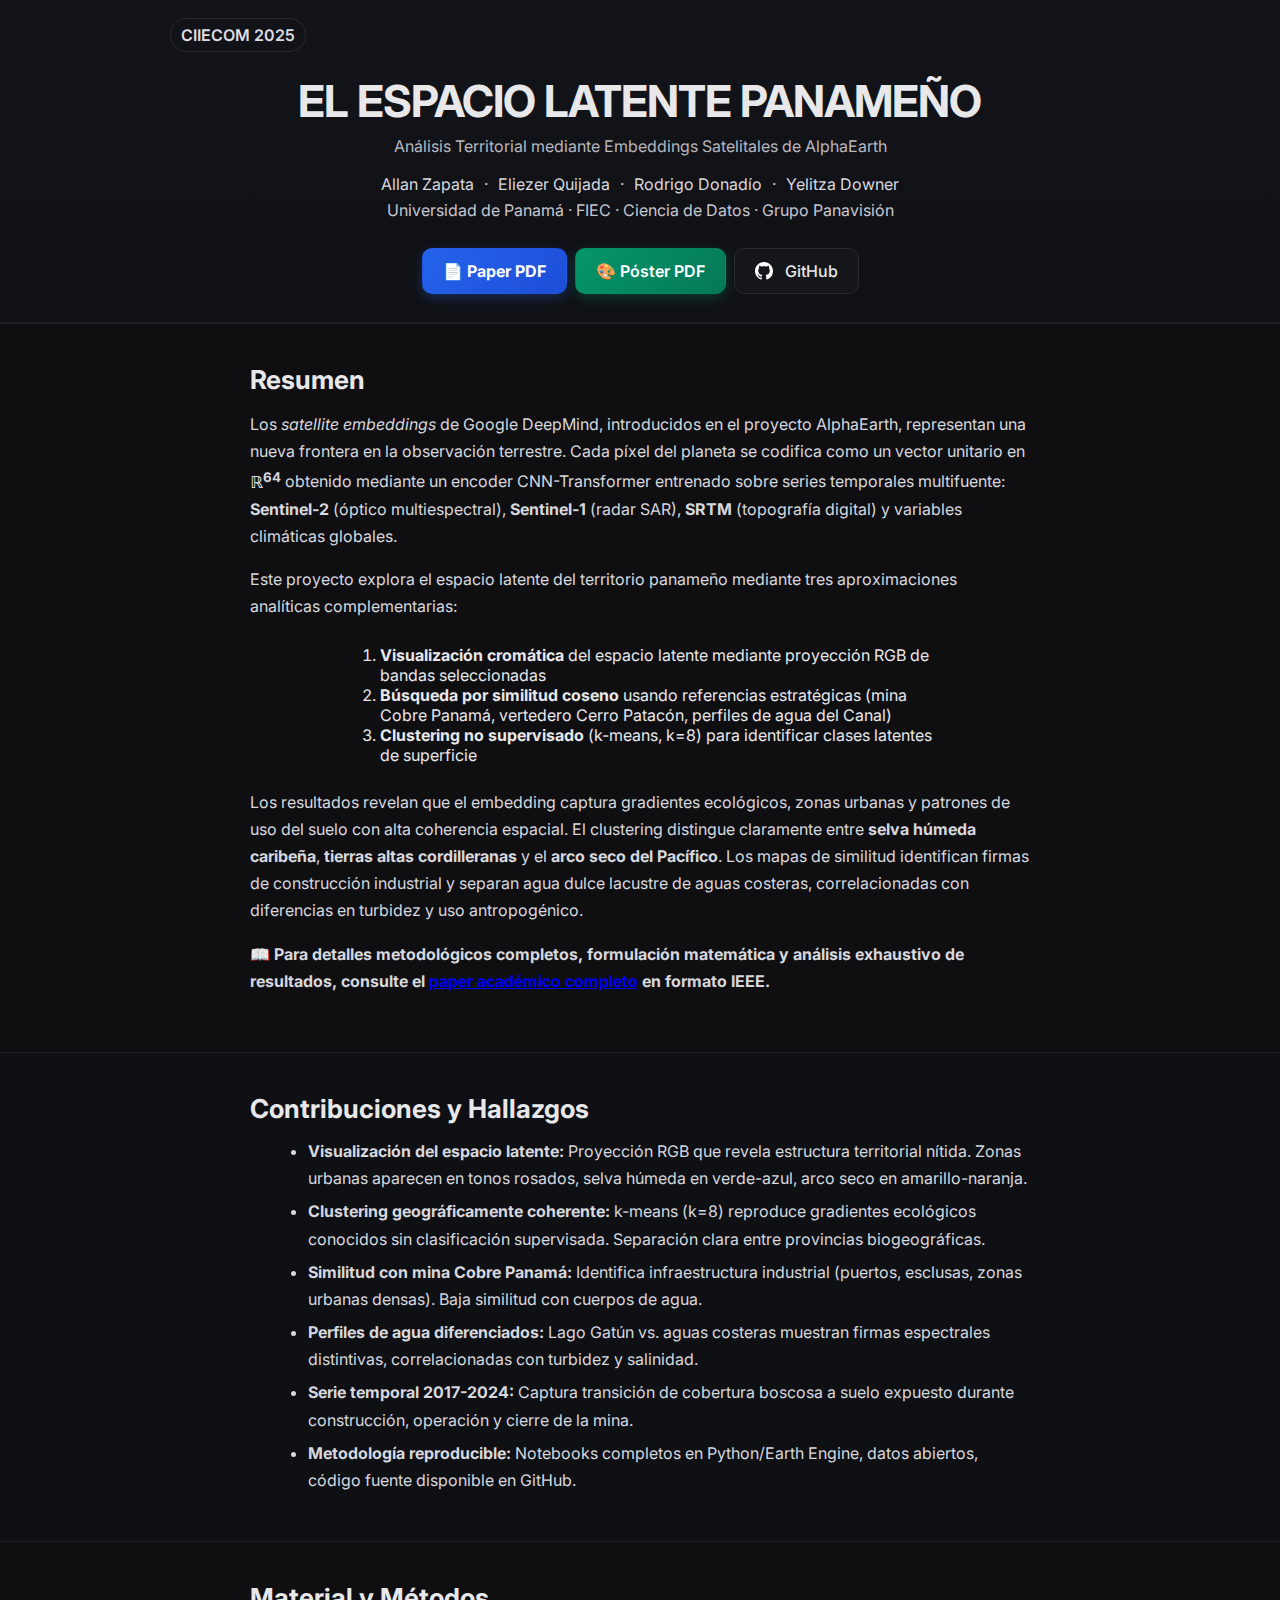
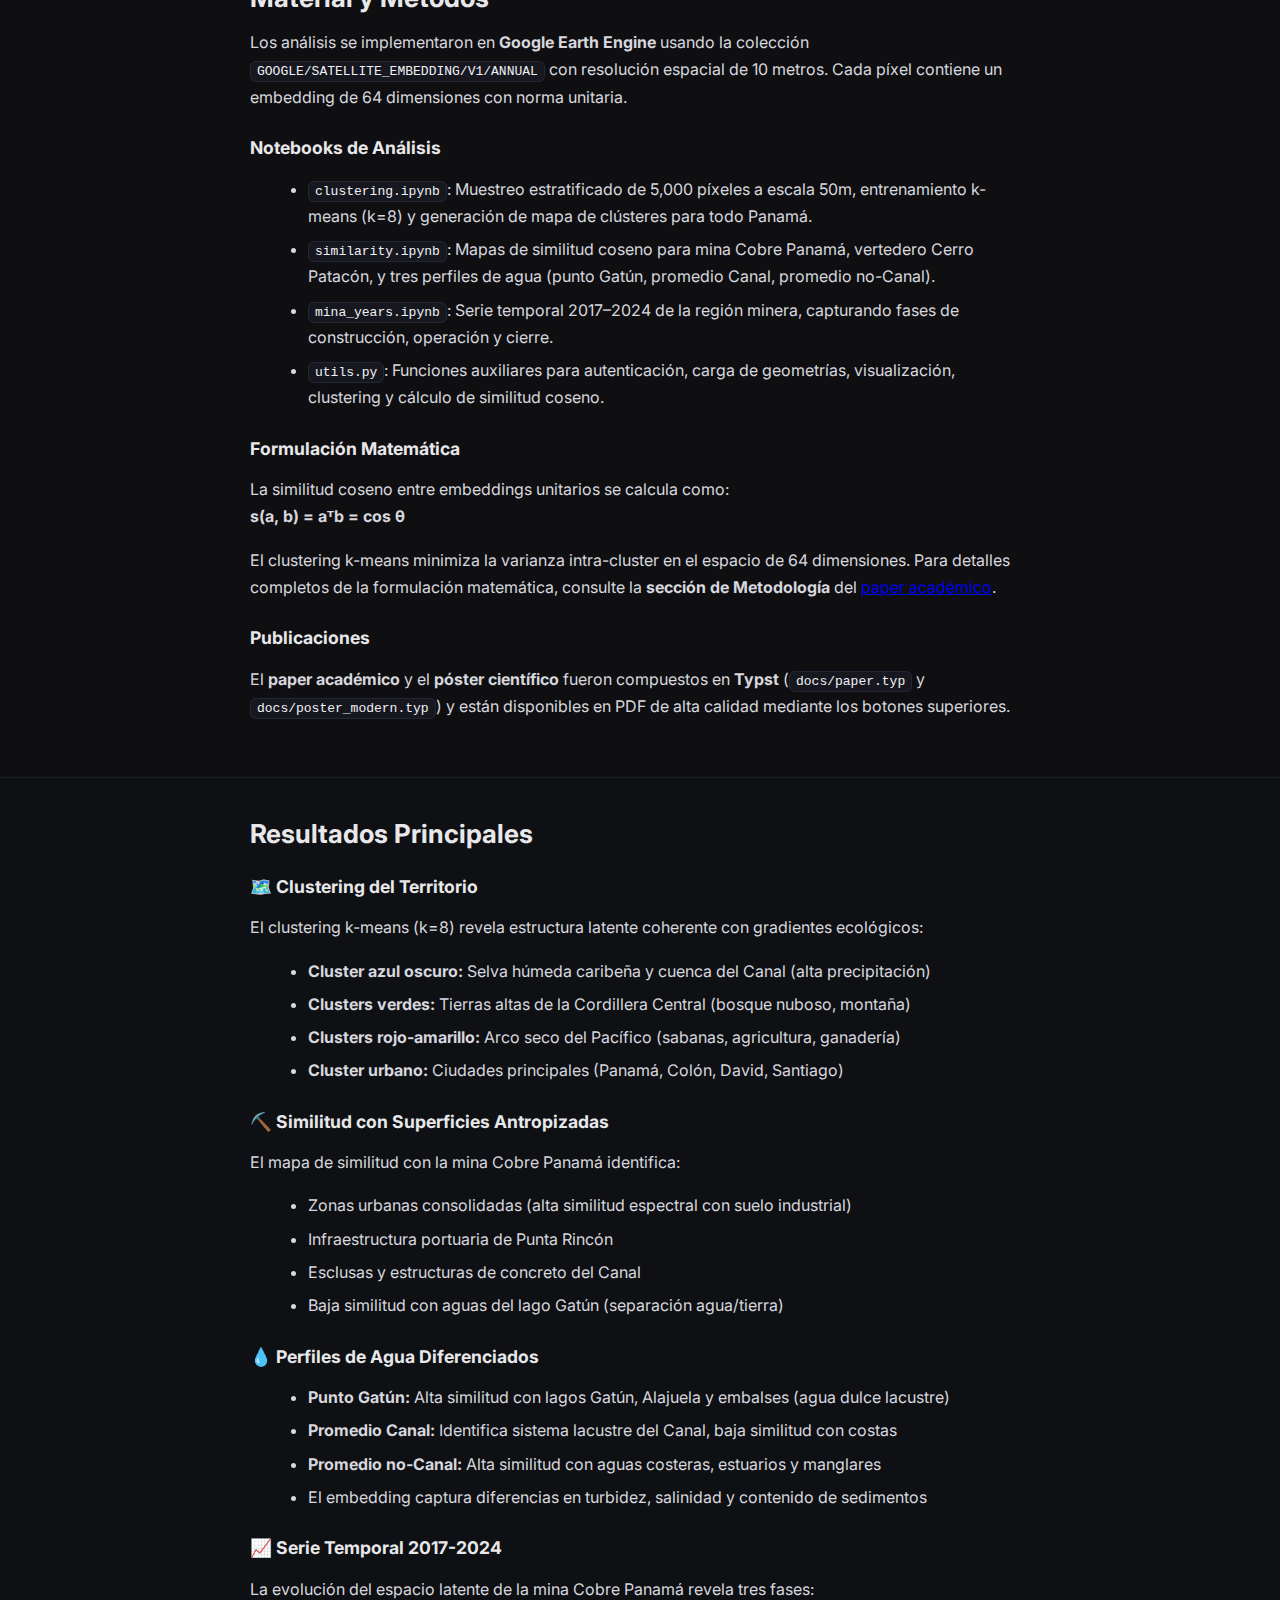
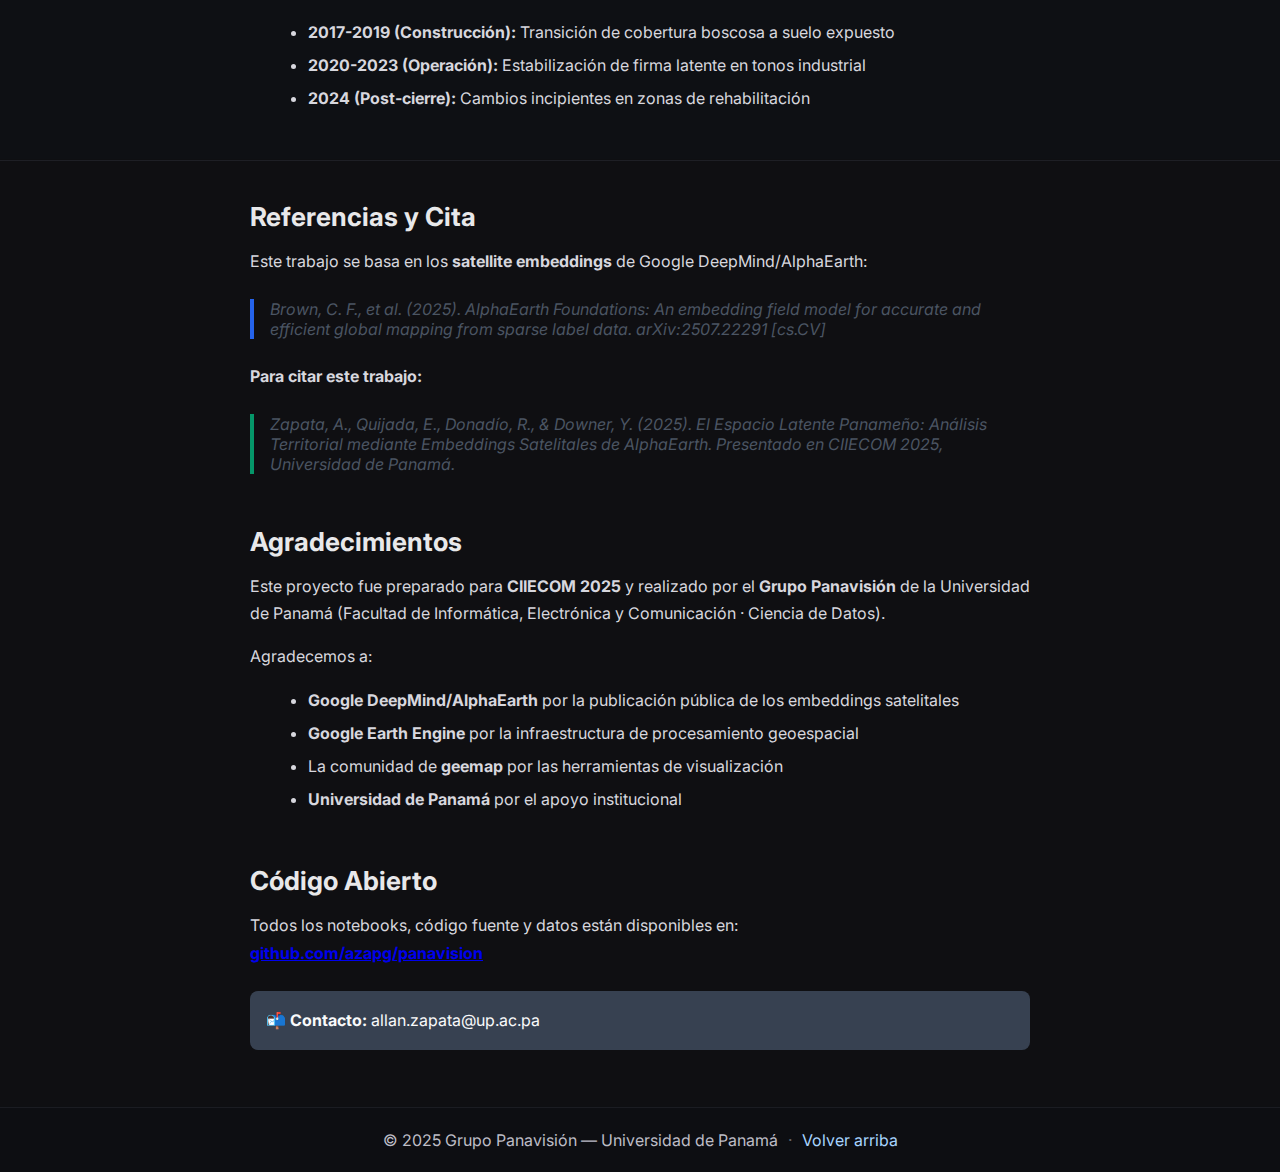
<file: website/index.html>
<!doctype html>
<html lang="es">
<head>
  <meta charset="utf-8" />
  <meta name="viewport" content="width=device-width, initial-scale=1" />
  <title>El Espacio Latente Panameño · CIIECOM 2025</title>
  <meta name="description" content="Análisis territorial de Panamá mediante embeddings satelitales de AlphaEarth. Paper académico completo, póster científico y notebooks de análisis. Presentado en CIIECOM 2025." />
  <link rel="preconnect" href="https://fonts.googleapis.com">
  <link rel="preconnect" href="https://fonts.gstatic.com" crossorigin>
  <link href="https://fonts.googleapis.com/css2?family=Inter:wght@300;400;600;700&display=swap" rel="stylesheet">
  <link rel="stylesheet" href="./styles.css" />
</head>
<body>
  <header class="site-header">
    <div class="container">
      <div class="conf-badge">CIIECOM 2025</div>
      <h1 class="title">EL ESPACIO LATENTE PANAMEÑO</h1>
      <p class="subtitle">Análisis Territorial mediante Embeddings Satelitales de AlphaEarth</p>

      <div class="authors">
        <span>Allan Zapata</span>
        <span>·</span>
        <span>Eliezer Quijada</span>
        <span>·</span>
        <span>Rodrigo Donadío</span>
        <span>·</span>
        <span>Yelitza Downer</span>
      </div>
      <div class="affiliation">Universidad de Panamá · FIEC · Ciencia de Datos · Grupo Panavisión</div>

      <div class="cta" style="display: flex; flex-wrap: wrap; gap: 0.5rem; justify-content: center;">
        <a class="btn primary" href="./paper/paper.pdf" target="_blank" rel="noopener">📄 Paper PDF</a>
        <a class="btn secondary" href="./poster/panavision_poster.pdf" target="_blank" rel="noopener">🎨 Póster PDF</a>
        <a class="btn" href="https://github.com/azapg/panavision" target="_blank" rel="noopener noreferrer" aria-label="Ver código en GitHub">
          <svg class="icon" width="18" height="18" viewBox="0 0 16 16" aria-hidden="true" focusable="false" xmlns="http://www.w3.org/2000/svg">
            <path fill-rule="evenodd" d="M8 0C3.58 0 0 3.58 0 8c0 3.54 2.29 6.53 5.47 7.59.4.07.55-.17.55-.38 0-.19-.01-.82-.01-1.49-2.01.37-2.53-.49-2.69-.94-.09-.23-.48-.94-.82-1.13-.28-.15-.68-.52-.01-.53.63-.01 1.08.58 1.23.82.72 1.2 1.87.86 2.33.66.07-.52.28-.86.51-1.06-1.78-.2-3.64-.89-3.64-3.95 0-.87.31-1.59.82-2.15-.08-.2-.36-1.01.08-2.11 0 0 .67-.21 2.2.82.64-.18 1.32-.27 2-.27.68 0 1.36.09 2 .27 1.53-1.04 2.2-.82 2.2-.82.44 1.1.16 1.91.08 2.11.51.56.82 1.27.82 2.15 0 3.07-1.87 3.75-3.65 3.95.29.25.54.73.54 1.48 0 1.07-.01 1.93-.01 2.2 0 .21.15.46.55.38A8.013 8.013 0 0 0 16 8c0-4.42-3.58-8-8-8Z"/>
          </svg>
          GitHub
        </a>
      </div>
    </div>
  </header>

  <main>
    <section id="resumen" class="section">
      <div class="container narrow">
        <h2>Resumen</h2>
        <p>
          Los <em>satellite embeddings</em> de Google DeepMind, introducidos en el proyecto AlphaEarth, representan una nueva frontera
          en la observación terrestre. Cada píxel del planeta se codifica como un vector unitario en <strong>ℝ<sup>64</sup></strong> obtenido
          mediante un encoder CNN-Transformer entrenado sobre series temporales multifuente: <strong>Sentinel-2</strong> (óptico multiespectral),
          <strong>Sentinel-1</strong> (radar SAR), <strong>SRTM</strong> (topografía digital) y variables climáticas globales.
        </p>
        <p>
          Este proyecto explora el espacio latente del territorio panameño mediante tres aproximaciones analíticas complementarias:
        </p>
        <ol style="text-align: left; max-width: 600px; margin: 1.5em auto;">
          <li><strong>Visualización cromática</strong> del espacio latente mediante proyección RGB de bandas seleccionadas</li>
          <li><strong>Búsqueda por similitud coseno</strong> usando referencias estratégicas (mina Cobre Panamá, vertedero Cerro Patacón, perfiles de agua del Canal)</li>
          <li><strong>Clustering no supervisado</strong> (k-means, k=8) para identificar clases latentes de superficie</li>
        </ol>
        <p>
          Los resultados revelan que el embedding captura gradientes ecológicos, zonas urbanas y patrones de uso del suelo con alta coherencia
          espacial. El clustering distingue claramente entre <strong>selva húmeda caribeña</strong>, <strong>tierras altas cordilleranas</strong>
          y el <strong>arco seco del Pacífico</strong>. Los mapas de similitud identifican firmas de construcción industrial y separan agua dulce
          lacustre de aguas costeras, correlacionadas con diferencias en turbidez y uso antropogénico.
        </p>
        <p>
          <strong>📖 Para detalles metodológicos completos, formulación matemática y análisis exhaustivo de resultados, consulte el
          <a href="./paper/paper.pdf" target="_blank" rel="noopener">paper académico completo</a> en formato IEEE.</strong>
        </p>
      </div>
    </section>

    <section class="section alt">
      <div class="container narrow">
        <h2>Contribuciones y Hallazgos</h2>
        <ul class="bullets">
          <li><strong>Visualización del espacio latente:</strong> Proyección RGB que revela estructura territorial nítida. Zonas urbanas aparecen en tonos rosados, selva húmeda en verde-azul, arco seco en amarillo-naranja.</li>
          <li><strong>Clustering geográficamente coherente:</strong> k-means (k=8) reproduce gradientes ecológicos conocidos sin clasificación supervisada. Separación clara entre provincias biogeográficas.</li>
          <li><strong>Similitud con mina Cobre Panamá:</strong> Identifica infraestructura industrial (puertos, esclusas, zonas urbanas densas). Baja similitud con cuerpos de agua.</li>
          <li><strong>Perfiles de agua diferenciados:</strong> Lago Gatún vs. aguas costeras muestran firmas espectrales distintivas, correlacionadas con turbidez y salinidad.</li>
          <li><strong>Serie temporal 2017-2024:</strong> Captura transición de cobertura boscosa a suelo expuesto durante construcción, operación y cierre de la mina.</li>
          <li><strong>Metodología reproducible:</strong> Notebooks completos en Python/Earth Engine, datos abiertos, código fuente disponible en GitHub.</li>
        </ul>
      </div>
    </section>

    <section class="section">
      <div class="container narrow">
        <h2>Material y Métodos</h2>
        <p>
          Los análisis se implementaron en <strong>Google Earth Engine</strong> usando la colección <code>GOOGLE/SATELLITE_EMBEDDING/V1/ANNUAL</code>
          con resolución espacial de 10 metros. Cada píxel contiene un embedding de 64 dimensiones con norma unitaria.
        </p>
        <h3 style="font-size: 1.1em; margin-top: 1.5em;">Notebooks de Análisis</h3>
        <ul class="files">
          <li><code>clustering.ipynb</code>: Muestreo estratificado de 5,000 píxeles a escala 50m, entrenamiento k-means (k=8) y generación de mapa de clústeres para todo Panamá.</li>
          <li><code>similarity.ipynb</code>: Mapas de similitud coseno para mina Cobre Panamá, vertedero Cerro Patacón, y tres perfiles de agua (punto Gatún, promedio Canal, promedio no-Canal).</li>
          <li><code>mina_years.ipynb</code>: Serie temporal 2017–2024 de la región minera, capturando fases de construcción, operación y cierre.</li>
          <li><code>utils.py</code>: Funciones auxiliares para autenticación, carga de geometrías, visualización, clustering y cálculo de similitud coseno.</li>
        </ul>
        <h3 style="font-size: 1.1em; margin-top: 1.5em;">Formulación Matemática</h3>
        <p>
          La similitud coseno entre embeddings unitarios se calcula como:
          <br><strong>s(a, b) = aᵀb = cos θ</strong>
        </p>
        <p>
          El clustering k-means minimiza la varianza intra-cluster en el espacio de 64 dimensiones.
          Para detalles completos de la formulación matemática, consulte la <strong>sección de Metodología</strong> del
          <a href="./paper/paper.pdf" target="_blank" rel="noopener">paper académico</a>.
        </p>
        <h3 style="font-size: 1.1em; margin-top: 1.5em;">Publicaciones</h3>
        <p>
          El <strong>paper académico</strong> y el <strong>póster científico</strong> fueron compuestos en <strong>Typst</strong>
          (<code>docs/paper.typ</code> y <code>docs/poster_modern.typ</code>) y están disponibles en PDF de alta calidad mediante los botones superiores.
        </p>
      </div>
    </section>

    <section class="section alt">
      <div class="container narrow">
        <h2>Resultados Principales</h2>
        
        <h3 style="font-size: 1.1em; margin-top: 1.5em;">🗺️ Clustering del Territorio</h3>
        <p>
          El clustering k-means (k=8) revela estructura latente coherente con gradientes ecológicos:
        </p>
        <ul class="bullets">
          <li><strong>Cluster azul oscuro:</strong> Selva húmeda caribeña y cuenca del Canal (alta precipitación)</li>
          <li><strong>Clusters verdes:</strong> Tierras altas de la Cordillera Central (bosque nuboso, montaña)</li>
          <li><strong>Clusters rojo-amarillo:</strong> Arco seco del Pacífico (sabanas, agricultura, ganadería)</li>
          <li><strong>Cluster urbano:</strong> Ciudades principales (Panamá, Colón, David, Santiago)</li>
        </ul>

        <h3 style="font-size: 1.1em; margin-top: 1.5em;">⛏️ Similitud con Superficies Antropizadas</h3>
        <p>
          El mapa de similitud con la mina Cobre Panamá identifica:
        </p>
        <ul class="bullets">
          <li>Zonas urbanas consolidadas (alta similitud espectral con suelo industrial)</li>
          <li>Infraestructura portuaria de Punta Rincón</li>
          <li>Esclusas y estructuras de concreto del Canal</li>
          <li>Baja similitud con aguas del lago Gatún (separación agua/tierra)</li>
        </ul>

        <h3 style="font-size: 1.1em; margin-top: 1.5em;">💧 Perfiles de Agua Diferenciados</h3>
        <ul class="bullets">
          <li><strong>Punto Gatún:</strong> Alta similitud con lagos Gatún, Alajuela y embalses (agua dulce lacustre)</li>
          <li><strong>Promedio Canal:</strong> Identifica sistema lacustre del Canal, baja similitud con costas</li>
          <li><strong>Promedio no-Canal:</strong> Alta similitud con aguas costeras, estuarios y manglares</li>
          <li>El embedding captura diferencias en turbidez, salinidad y contenido de sedimentos</li>
        </ul>

        <h3 style="font-size: 1.1em; margin-top: 1.5em;">📈 Serie Temporal 2017-2024</h3>
        <p>
          La evolución del espacio latente de la mina Cobre Panamá revela tres fases:
        </p>
        <ul class="bullets">
          <li><strong>2017-2019 (Construcción):</strong> Transición de cobertura boscosa a suelo expuesto</li>
          <li><strong>2020-2023 (Operación):</strong> Estabilización de firma latente en tonos industrial</li>
          <li><strong>2024 (Post-cierre):</strong> Cambios incipientes en zonas de rehabilitación</li>
        </ul>
      </div>
    </section>

    <section class="section">
      <div class="container narrow">
        <h2>Referencias y Cita</h2>
        <p>
          Este trabajo se basa en los <strong>satellite embeddings</strong> de Google DeepMind/AlphaEarth:
        </p>
        <blockquote style="border-left: 4px solid #2563eb; padding-left: 1em; margin: 1.5em 0; font-style: italic; color: #4b5563;">
          Brown, C. F., et al. (2025). <em>AlphaEarth Foundations: An embedding field model for accurate and efficient global mapping from sparse label data.</em> arXiv:2507.22291 [cs.CV]
        </blockquote>
        <p>
          <strong>Para citar este trabajo:</strong>
        </p>
        <blockquote style="border-left: 4px solid #059669; padding-left: 1em; margin: 1.5em 0; font-style: italic; color: #4b5563;">
          Zapata, A., Quijada, E., Donadío, R., & Downer, Y. (2025). <em>El Espacio Latente Panameño: Análisis Territorial mediante Embeddings Satelitales de AlphaEarth.</em> Presentado en CIIECOM 2025, Universidad de Panamá.
        </blockquote>

        <h2 style="margin-top: 2em;">Agradecimientos</h2>
        <p>
          Este proyecto fue preparado para <strong>CIIECOM 2025</strong> y realizado por el <strong>Grupo Panavisión</strong>
          de la Universidad de Panamá (Facultad de Informática, Electrónica y Comunicación · Ciencia de Datos).
        </p>
        <p>
          Agradecemos a:
        </p>
        <ul class="bullets">
          <li><strong>Google DeepMind/AlphaEarth</strong> por la publicación pública de los embeddings satelitales</li>
          <li><strong>Google Earth Engine</strong> por la infraestructura de procesamiento geoespacial</li>
          <li>La comunidad de <strong>geemap</strong> por las herramientas de visualización</li>
          <li><strong>Universidad de Panamá</strong> por el apoyo institucional</li>
        </ul>

        <h2 style="margin-top: 2em;">Código Abierto</h2>
        <p>
          Todos los notebooks, código fuente y datos están disponibles en:
          <br><strong><a href="https://github.com/azapg/panavision" target="_blank" rel="noopener">github.com/azapg/panavision</a></strong>
        </p>
        <p style="margin-top: 1.5em; padding: 1em; background: #374151; border-radius: 0.5em; color: #f9fafb;">
          📬 <strong>Contacto:</strong> allan.zapata@up.ac.pa
        </p>
      </div>
    </section>
  </main>

  <footer class="site-footer">
    <div class="container">
      <span>© 2025 Grupo Panavisión — Universidad de Panamá</span>
      <span class="sep">·</span>
      <a href="#top">Volver arriba</a>
    </div>
  </footer>
</body>
</html>
</file>
<file: website/styles.css>
:root{
  --bg:#0f0f12;
  --panel:#15161a;
  --text:#e8e8ea;
  --muted:#b7b7bf;
  --accent:#1db954; /* green-ish accent */
  --accent-2:#2eaadc;
  --maxw: 980px;
}
*{box-sizing:border-box}
html,body{margin:0;padding:0}
body{font-family:Inter,system-ui,Segoe UI,Roboto,Helvetica,Arial,sans-serif;background:var(--bg);color:var(--text);}

.container{max-width:var(--maxw);margin:0 auto;padding:0 20px}
.container.narrow{max-width:820px}

.site-header{background:linear-gradient(180deg, #131419 0%, #101115 100%);border-bottom:1px solid #222;}
.site-header .title{margin:16px 0 8px;font-size:44px;letter-spacing:-0.02em;text-align:center}
.site-header .subtitle{margin:0 0 18px;color:var(--muted);text-align:center}
.site-header .authors{display:flex;gap:10px;justify-content:center;color:#d8d8df;margin:6px 0 6px}
.site-header .affiliation{text-align:center;color:#c6c6ce;margin-bottom:18px}
.site-header .conf-badge{display:inline-block;margin:18px auto 6px;padding:6px 10px;border:1px solid #2a2a31;border-radius:999px;background:#121219;color:#dcdce2;font-weight:600}
.site-header .cta{display:flex;gap:12px;justify-content:center;padding:10px 0 28px}

.btn{display:inline-block;padding:12px 20px;border-radius:10px;border:1px solid #2a2a31;color:var(--text);text-decoration:none;background:var(--panel);transition: all 0.2s ease;font-weight:500}
.btn:hover{border-color:#3a3a45;transform:translateY(-1px)}
.btn.primary{background:linear-gradient(135deg, #2563eb 0%, #1d4ed8 100%);border-color:transparent;color:#ffffff;font-weight:700;box-shadow: 0 4px 12px rgba(37, 99, 235, 0.3)}
.btn.primary:hover{filter:brightness(1.1);box-shadow: 0 6px 16px rgba(37, 99, 235, 0.4)}
/* Secondary button for poster */
.btn.secondary{background:linear-gradient(135deg, #059669 0%, #047857 100%);border-color:transparent;color:#ffffff;font-weight:600;box-shadow: 0 4px 12px rgba(5, 150, 105, 0.3)}
.btn.secondary:hover{filter:brightness(1.1);box-shadow: 0 6px 16px rgba(5, 150, 105, 0.4)}
/* Icon inside buttons */
.btn .icon{display:inline-block;vertical-align:-3px;margin-right:8px;fill:white}

.section{padding:40px 0;border-top:1px solid #1e1f25;border-bottom:1px solid #0e0f12;background:#0f0f12}
.section.alt{background:#0e1014}
.section h2{font-size:26px;margin:0 0 14px}
.section p{color:#d7d7de;line-height:1.7}

ul.bullets{margin:10px 0 0 18px;color:#d7d7de;line-height:1.7}
ul.bullets li{margin:6px 0}

ul.files{margin:8px 0 0 18px;color:#d7d7de;line-height:1.7}
ul.files li{margin:6px 0}
code{background:#17181f;border:1px solid #252634;border-radius:6px;padding:2px 6px;color:#f1f1f6}

.site-footer{padding:22px 0;background:#0d0e12;border-top:1px solid #1b1c22;color:#bdbdc6}
.site-footer .container{display:flex;gap:10px;align-items:center;justify-content:center;flex-wrap:wrap}
.site-footer a{color:#a7d4ff;text-decoration:none}
.site-footer .sep{opacity:.5}
</file>
